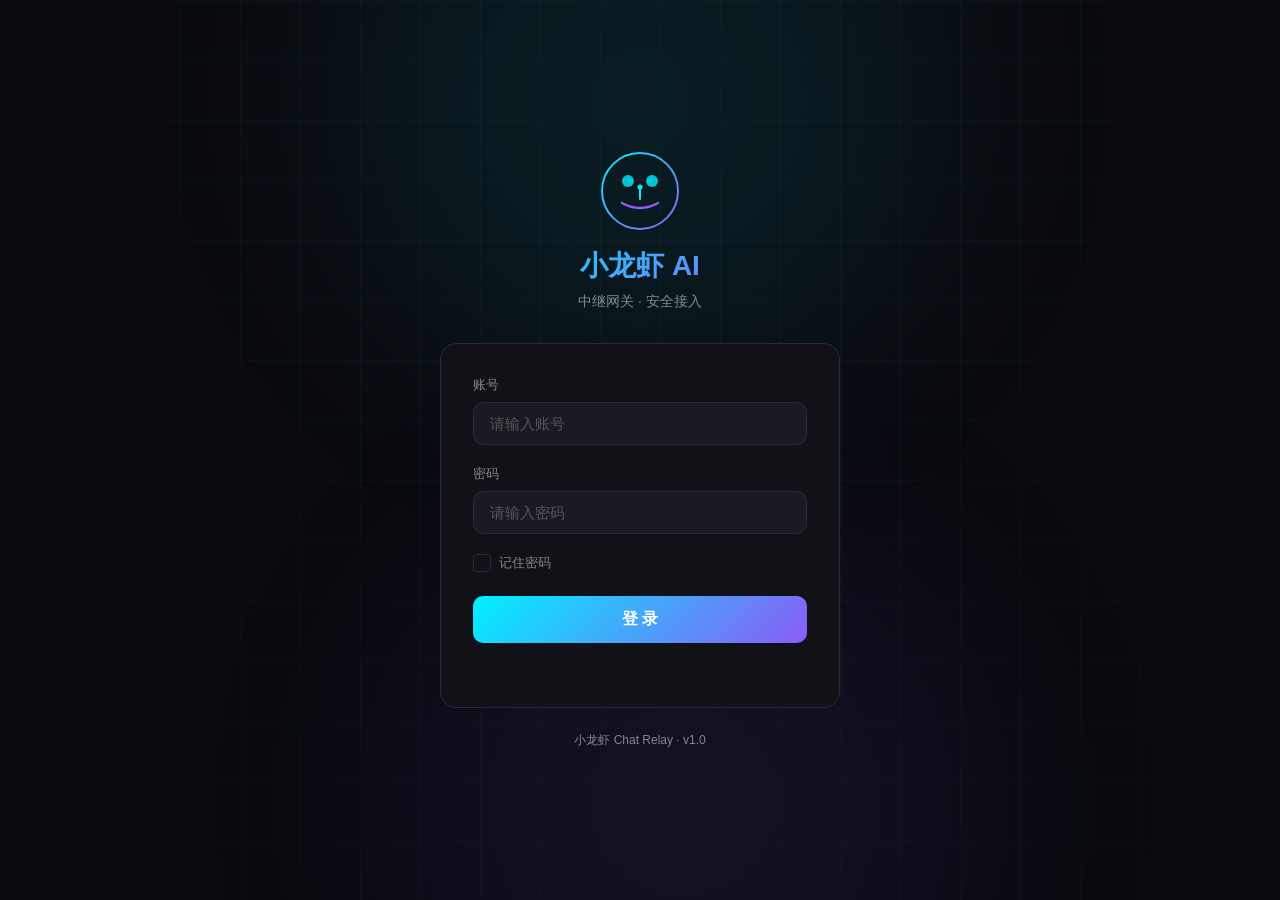
<file: scripts/www/login.html>
<!DOCTYPE html>
<html lang="zh-CN">
<head>
    <meta charset="UTF-8">
    <script>
    (function() {
        var _store = {};
        ['localStorage','sessionStorage'].forEach(function(name) {
            try { var t = window[name]; t.setItem('_x', '1'); t.removeItem('_x'); } catch(e) {
                Object.defineProperty(window, name, { value: {
                    getItem: function(k) { return _store[k] || null; },
                    setItem: function(k, v) { _store[k] = String(v); },
                    removeItem: function(k) { delete _store[k]; },
                    clear: function() { _store = {}; },
                    get length() { return Object.keys(_store).length; },
                    key: function(i) { return Object.keys(_store)[i] || null; }
                }, writable: false, configurable: false });
            }
        });
    })();
    </script>
    <meta name="viewport" content="width=device-width, initial-scale=1.0">
    <title>小龙虾 AI - 登录</title>
    <link rel="icon" href="data:image/svg+xml,<svg xmlns='http://www.w3.org/2000/svg' viewBox='0 0 32 32'><text y='28' font-size='28'>🦞</text></svg>">
    <style>
        :root {
            --bg-primary: #0a0a0f;
            --bg-secondary: #111118;
            --bg-tertiary: #1a1a24;
            --text-primary: #e0e0e0;
            --text-secondary: #888;
            --accent-cyan: #00f0ff;
            --accent-purple: #8b5cf6;
            --border-color: #2a2a3a;
            --danger: #ff4d6a;
            --success: #00e676;
        }

        * { margin: 0; padding: 0; box-sizing: border-box; }

        body {
            font-family: -apple-system, BlinkMacSystemFont, 'Segoe UI', 'PingFang SC', 'Microsoft YaHei', sans-serif;
            background: var(--bg-primary);
            color: var(--text-primary);
            min-height: 100vh;
            display: flex;
            align-items: center;
            justify-content: center;
            overflow: hidden;
        }

        .bg-grid {
            position: fixed;
            inset: 0;
            background-image:
                linear-gradient(rgba(0, 240, 255, 0.03) 1px, transparent 1px),
                linear-gradient(90deg, rgba(0, 240, 255, 0.03) 1px, transparent 1px);
            background-size: 60px 60px;
            pointer-events: none;
            z-index: 0;
        }

        .bg-glow {
            position: fixed;
            width: 600px;
            height: 600px;
            border-radius: 50%;
            filter: blur(120px);
            opacity: 0.08;
            pointer-events: none;
            z-index: 0;
        }
        .bg-glow.top { top: -200px; left: 50%; transform: translateX(-50%); background: var(--accent-cyan); }
        .bg-glow.bottom { bottom: -200px; left: 30%; background: var(--accent-purple); }

        .login-container {
            position: relative;
            z-index: 1;
            width: 400px;
            max-width: 90vw;
        }

        .login-header {
            text-align: center;
            margin-bottom: 32px;
        }

        .login-icon {
            width: 80px;
            height: 80px;
            margin: 0 auto 16px;
            display: flex;
            align-items: center;
            justify-content: center;
        }

        .login-title {
            font-size: 28px;
            font-weight: 700;
            background: linear-gradient(135deg, var(--accent-cyan), var(--accent-purple));
            -webkit-background-clip: text;
            -webkit-text-fill-color: transparent;
            background-clip: text;
            margin-bottom: 8px;
        }

        .login-subtitle {
            font-size: 14px;
            color: var(--text-secondary);
        }

        .login-card {
            background: var(--bg-secondary);
            border: 1px solid var(--border-color);
            border-radius: 16px;
            padding: 32px;
            backdrop-filter: blur(20px);
        }

        .form-group {
            margin-bottom: 20px;
        }

        .form-label {
            display: block;
            font-size: 13px;
            color: var(--text-secondary);
            margin-bottom: 8px;
            font-weight: 500;
        }

        .form-input {
            width: 100%;
            padding: 12px 16px;
            background: var(--bg-tertiary);
            border: 1px solid var(--border-color);
            border-radius: 10px;
            color: var(--text-primary);
            font-size: 15px;
            outline: none;
            transition: all 0.25s;
        }

        .form-input:focus {
            border-color: var(--accent-cyan);
            box-shadow: 0 0 0 3px rgba(0, 240, 255, 0.1);
        }

        .form-input::placeholder {
            color: #555;
        }

        .btn-login {
            width: 100%;
            padding: 13px;
            background: linear-gradient(135deg, var(--accent-cyan), var(--accent-purple));
            border: none;
            border-radius: 10px;
            color: #fff;
            font-size: 16px;
            font-weight: 600;
            cursor: pointer;
            transition: all 0.25s;
            margin-top: 8px;
        }

        .btn-login:hover {
            transform: translateY(-1px);
            box-shadow: 0 8px 25px rgba(0, 240, 255, 0.25);
        }

        .btn-login:active {
            transform: translateY(0);
        }

        .btn-login:disabled {
            opacity: 0.5;
            cursor: not-allowed;
            transform: none;
        }

        .error-msg {
            text-align: center;
            color: var(--danger);
            font-size: 13px;
            margin-top: 12px;
            min-height: 20px;
            opacity: 0;
            transition: opacity 0.3s;
        }

        .error-msg.show {
            opacity: 1;
        }

        .remember-row {
            display: flex;
            align-items: center;
            margin: 4px 0 16px 0;
            font-size: 13px;
            color: var(--text-secondary);
            user-select: none;
        }

        .remember-row input[type="checkbox"] {
            display: none;
        }

        .remember-check {
            width: 18px;
            height: 18px;
            border: 1.5px solid var(--border-color);
            border-radius: 4px;
            margin-right: 8px;
            display: flex;
            align-items: center;
            justify-content: center;
            cursor: pointer;
            transition: all 0.2s;
            flex-shrink: 0;
        }

        .remember-check.checked {
            background: var(--accent-cyan);
            border-color: var(--accent-cyan);
        }

        .remember-check svg {
            opacity: 0;
            transition: opacity 0.2s;
        }

        .remember-check.checked svg {
            opacity: 1;
        }

        .login-footer {
            text-align: center;
            margin-top: 24px;
            font-size: 12px;
            color: var(--text-secondary);
        }

        @keyframes spin {
            to { transform: rotate(360deg); }
        }

        .spinner {
            display: inline-block;
            width: 16px;
            height: 16px;
            border: 2px solid rgba(255,255,255,0.3);
            border-top-color: #fff;
            border-radius: 50%;
            animation: spin 0.6s linear infinite;
            margin-right: 8px;
            vertical-align: middle;
        }
    </style>
</head>
<body>
    <div class="bg-grid"></div>
    <div class="bg-glow top"></div>
    <div class="bg-glow bottom"></div>

    <div class="login-container">
        <div class="login-header">
            <div class="login-icon">
                <svg viewBox="0 0 80 80" width="80" height="80">
                    <defs>
                        <linearGradient id="iconGrad" x1="0%" y1="0%" x2="100%" y2="100%">
                            <stop offset="0%" style="stop-color:#00f0ff"/>
                            <stop offset="100%" style="stop-color:#8b5cf6"/>
                        </linearGradient>
                    </defs>
                    <circle cx="40" cy="40" r="38" fill="none" stroke="url(#iconGrad)" stroke-width="2"/>
                    <circle cx="28" cy="30" r="6" fill="#00f0ff" opacity="0.8"/>
                    <circle cx="52" cy="30" r="6" fill="#00f0ff" opacity="0.8"/>
                    <path d="M22 52 Q40 62 58 52" fill="none" stroke="#8b5cf6" stroke-width="2.5" stroke-linecap="round"/>
                    <line x1="40" y1="38" x2="40" y2="48" stroke="#00f0ff" stroke-width="2" stroke-linecap="round"/>
                    <circle cx="40" cy="36" r="2.5" fill="#00f0ff"/>
                </svg>
            </div>
            <h1 class="login-title">小龙虾 AI</h1>
            <p class="login-subtitle">中继网关 · 安全接入</p>
        </div>

        <div class="login-card">
            <form id="loginForm">
                <div class="form-group">
                    <label class="form-label" for="username">账号</label>
                    <input class="form-input" type="text" id="username" placeholder="请输入账号" autocomplete="username" required>
                </div>
                <div class="form-group">
                    <label class="form-label" for="password">密码</label>
                    <input class="form-input" type="password" id="password" placeholder="请输入密码" autocomplete="current-password" required>
                </div>
                <div class="remember-row" id="rememberRow">
                    <div class="remember-check" id="rememberCheck">
                        <svg viewBox="0 0 24 24" width="14" height="14" fill="none" stroke="#fff" stroke-width="3"><polyline points="20 6 9 17 4 12"/></svg>
                    </div>
                    <span>记住密码</span>
                </div>
                <button class="btn-login" type="submit" id="btnLogin">
                    <span id="btnText">登 录</span>
                </button>
                <div class="error-msg" id="errorMsg"></div>
            </form>
        </div>

        <div class="login-footer">
            小龙虾 Chat Relay · v1.0
        </div>
    </div>

    <script src="assets/js/api.js"></script>
    <script>
        (function() {
            var form = document.getElementById('loginForm');
            var btnLogin = document.getElementById('btnLogin');
            var btnText = document.getElementById('btnText');
            var errorMsg = document.getElementById('errorMsg');
            var usernameInput = document.getElementById('username');
            var passwordInput = document.getElementById('password');
            var rememberCheck = document.getElementById('rememberCheck');
            var rememberRow = document.getElementById('rememberRow');
            var isRemembered = false;

            var saved = readSaved();
            if (saved) {
                usernameInput.value = saved.username;
                passwordInput.value = saved.password;
                rememberCheck.classList.add('checked');
                isRemembered = true;
            }

            rememberRow.addEventListener('click', function() {
                isRemembered = !isRemembered;
                if (isRemembered) {
                    rememberCheck.classList.add('checked');
                } else {
                    rememberCheck.classList.remove('checked');
                }
            });

            form.addEventListener('submit', function(e) {
                e.preventDefault();

                var username = usernameInput.value.trim();
                var password = passwordInput.value;

                if (!username || !password) {
                    showError('请输入账号和密码');
                    return;
                }

                btnLogin.disabled = true;
                btnText.innerHTML = '<span class="spinner"></span>登录中...';
                errorMsg.classList.remove('show');

                // 先确保 API 模块初始化完成
                if (!API._initialized) {
                    API.init(function() {
                        doLogin(username, password, isRemembered);
                    });
                } else {
                    doLogin(username, password, isRemembered);
                }
            });

            function doLogin(username, password, isRemembered) {
                API.login(username, password)
                .then(function(data) {
                    if (data.error) {
                        showError(data.error);
                        btnLogin.disabled = false;
                        btnText.textContent = '登 录';
                        return;
                    }

                    if (data.token) {
                        if (isRemembered) {
                            saveCredentials(username, password);
                        } else {
                            clearSaved();
                        }
                        localStorage.setItem('xlx_auth_token', data.token);
                        window.location.href = '/';
                    }
                })
                .catch(function(err) {
                    showError('网络错误，请重试');
                    btnLogin.disabled = false;
                    btnText.textContent = '登 录';
                });
            }

            function showError(msg) {
                errorMsg.textContent = msg;
                errorMsg.classList.add('show');
                setTimeout(function() {
                    errorMsg.classList.remove('show');
                }, 3000);
            }

            function saveCredentials(username, password) {
                var data = btoa(unescape(encodeURIComponent(username + ':' + password)));
                localStorage.setItem('xlx_saved_cred', data);
            }

            function readSaved() {
                var data = localStorage.getItem('xlx_saved_cred');
                if (!data) return null;
                try {
                    var decoded = decodeURIComponent(escape(atob(data)));
                    var parts = decoded.split(':');
                    if (parts.length >= 2) {
                        return { username: parts[0], password: parts.slice(1).join(':') };
                    }
                } catch(e) {}
                return null;
            }

            function clearSaved() {
                localStorage.removeItem('xlx_saved_cred');
            }

            passwordInput.addEventListener('keydown', function(e) {
                if (e.key === 'Enter') {
                    form.dispatchEvent(new Event('submit'));
                }
            });
        })();
    </script>
</body>
</html>
</file>
